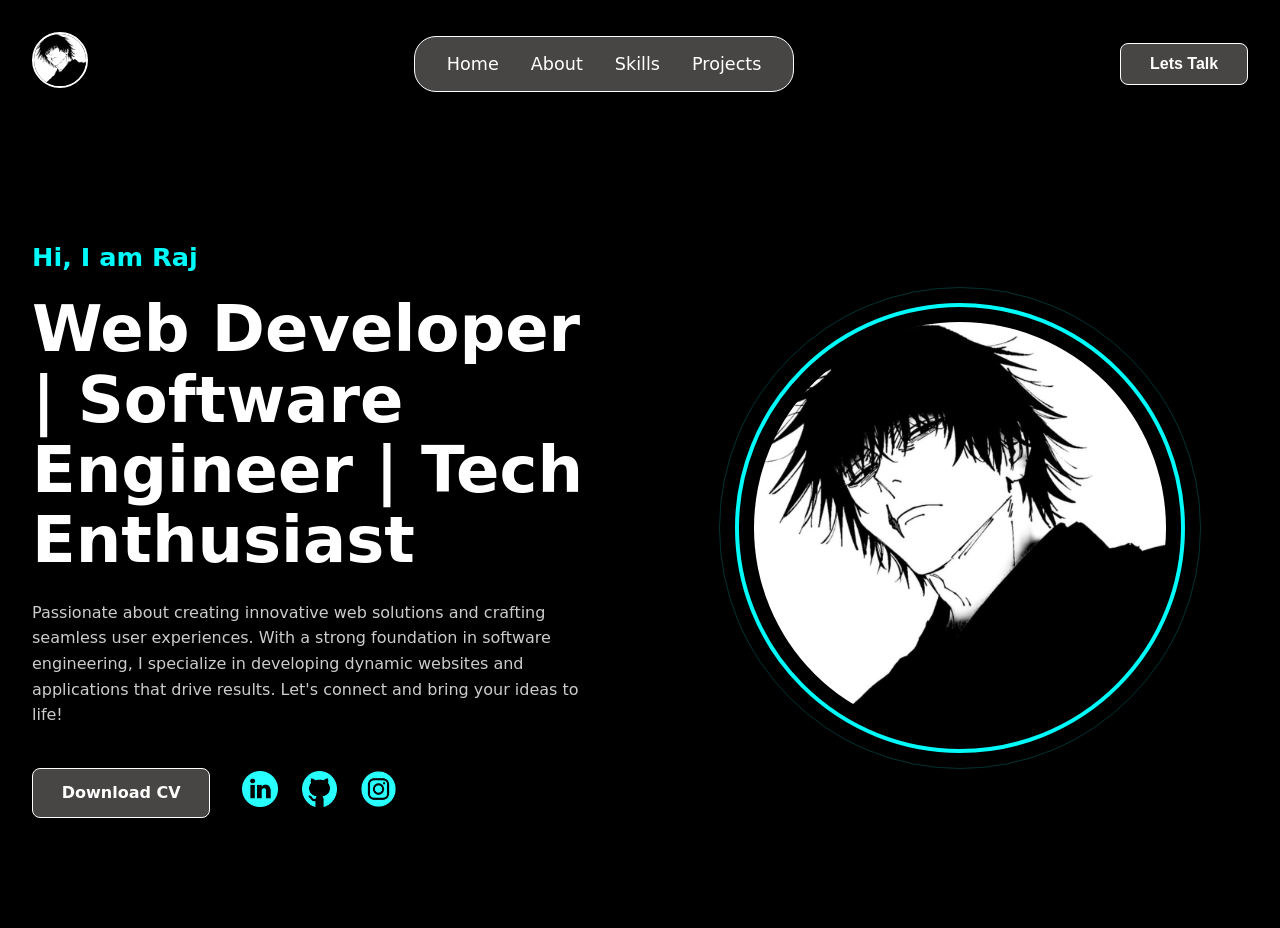
<file: index.html>
<!doctype html>
<html lang="en">
  <head>
    <meta charset="UTF-8" />
    <meta name="viewport" content="width=device-width, initial-scale=1.0" />
    <title>Portofolio Site</title>
    <link rel="stylesheet" href="style.css" />
  </head>
  <body>
    <div class="container">
      <nav class="navbar">
        <div class="logo">
          <a href="index.html">
          <img src="img/profile.jpeg" alt="Logo" />
          </a>
        </div>
        <ul class="nav-links">
          <li><a href="index.html">Home</a></li>
          <li><a href="about/about.html">About</a></li>
          <li><a href="skills/skills.html">Skills</a></li>
          <li><a href="projects/projects.html">Projects</a></li>
          <li class="mobile-only"><a href="#" onclick="toggleModal(); return false;">Lets Talk</a></li>
        </ul>
        <button class="btn nav-btn" onclick="toggleModal()">Lets Talk</button>
        <div class="hamburger">
          <span></span>
          <span></span>
          <span></span>
        </div>
      </nav>
    </div>

    <main class="container">
      <section class="hero-section">
        <div class="hero-text">
          <h2>Hi, I am Raj</h2>
          <h1>Web Developer | Software Engineer | Tech Enthusiast</h1>
          <p>
            Passionate about creating innovative web solutions and crafting
            seamless user experiences. With a strong foundation in software
            engineering, I specialize in developing dynamic websites and
            applications that drive results. Let's connect and bring your ideas
            to life!
          </p>
          <div class="hero-btns">
            <a href="CV/rajdeep-cv.pdf" class="btn" download>Download CV</a>
            <div class="social-icons">
              <a href="https://www.linkedin.com/in/rajdeep-p-361a16301/" class="social-icon" target="_blank"><img src="img/linkedin.png" alt="LinkedIn"></a>
              <a href="https://github.com/Raj56468" class="social-icon" target="_blank"><img src="img/github.png" alt="GitHub"></a>
              <a href="https://www.instagram.com/pringleswithketchupp/" class="social-icon" target="_blank"><img src="img/instagram.png" alt="Instagram"></a>
            </div>
          </div>
        </div>
        <div class="hero-image">
          <div class="image-wrapper">
            <img
              src="img/profile.jpeg"
              alt="Raj's Portrait"
            />
          </div>
        </div>
      </section>
    </main>
    <div id="contact-modal" class="modal-overlay">
      <div class="modal-content">
        <span class="close-btn" onclick="toggleModal()">&times;</span>
        <h2>Contact Me</h2>
        <p>Feel free to reach out via email!</p>
        <a href="mailto:rajdeep56550@proton.me?subject=Project Inquiry" class="modal-button">Send Email</a>
      </div>
    </div>
    <script src="script.js"></script>
  </body>
</html>
</file>
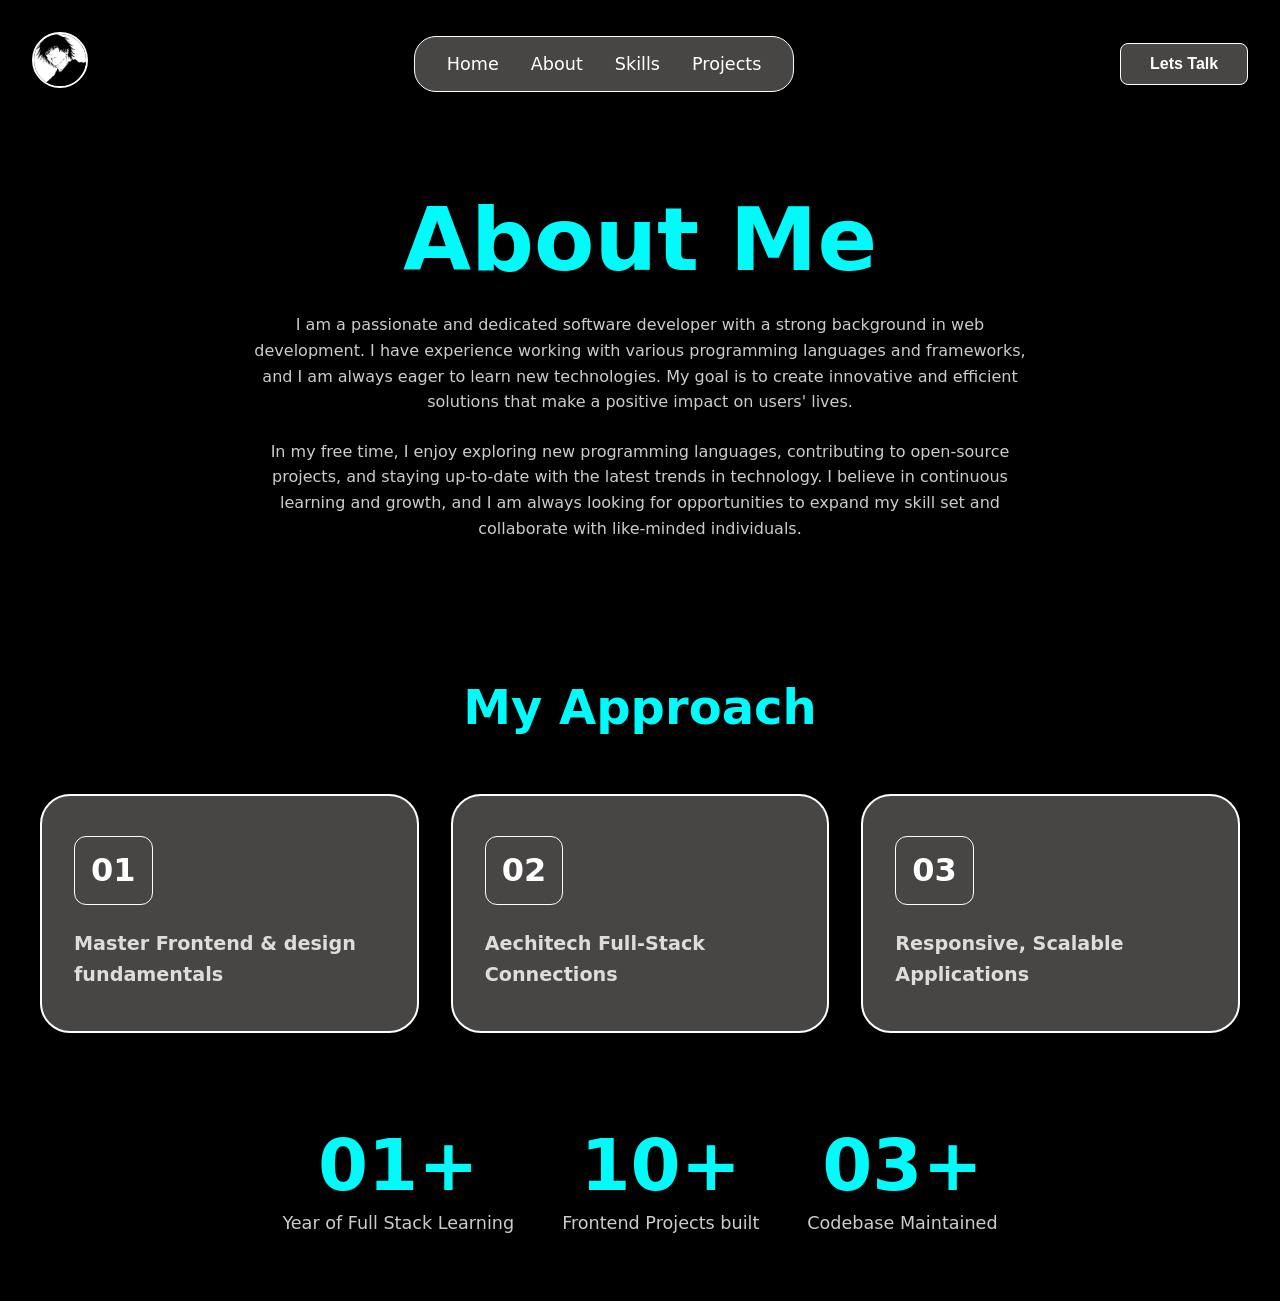
<file: about/about.html>
<!doctype html>
<html lang="en">
  <head>
    <meta charset="UTF-8" />
    <meta name="viewport" content="width=device-width, initial-scale=1.0" />
    <title>About</title>
    <link rel="stylesheet" href="about.css" />
  </head>
  <body>
    <div class="container">
      <nav class="navbar">
        <div class="logo">
          <a href="../index.html">
            <img src="../img/profile.jpeg" alt="Logo" />
          </a>
        </div>
        <ul class="nav-links">
          <li><a href="../index.html">Home</a></li>
          <li><a href="about.html">About</a></li>
          <li><a href="../skills/skills.html">Skills</a></li>
          <li><a href="../projects/projects.html">Projects</a></li>
          <li class="mobile-only">
            <a
              href="#"
              onclick="
                toggleModal();
                return false;
              "
              >Lets Talk</a
            >
          </li>
        </ul>
        <button class="btn nav-btn" onclick="toggleModal()">Lets Talk</button>
        <div class="hamburger">
          <span></span>
          <span></span>
          <span></span>
        </div>
      </nav>
    </div>
    <div class="hero-section">
      <div class="hero-content">
        <h1>About Me</h1>
        <p>
          I am a passionate and dedicated software developer with a strong
          background in web development. I have experience working with various
          programming languages and frameworks, and I am always eager to learn
          new technologies. My goal is to create innovative and efficient
          solutions that make a positive impact on users' lives.
        </p>
        <p>
          In my free time, I enjoy exploring new programming languages,
          contributing to open-source projects, and staying up-to-date with the
          latest trends in technology. I believe in continuous learning and
          growth, and I am always looking for opportunities to expand my skill
          set and collaborate with like-minded individuals.
        </p>
      </div>
    </div>
    <div class="container-two">
      <div class="me">
        <h3>My Approach</h3>
      </div>
      <div class="approach">
        <div class="one">
          <h4>01</h4>
          <p>Master Frontend & design fundamentals</p>
        </div>
        <div class="two">
          <h4>02</h4>
          <p>Aechitech Full-Stack Connections</p>
        </div>
        <div class="three">
          <h4>03</h4>
          <p>Responsive, Scalable Applications</p>
        </div>
      </div>
      <div class="about-two">
        <div class="about-one">
          <h1>01+</h1>
          Year of Full Stack Learning
        </div>
        <div class="about-2">
          <h1>10+</h1>
          Frontend Projects built
        </div>
        <div class="about-three">
          <h1>03+</h1>
          Codebase Maintained
        </div>
      </div>
    </div>
    <div id="contact-modal" class="modal-overlay">
      <div class="modal-content">
        <span class="close-btn" onclick="toggleModal()">&times;</span>
        <h2>Contact Me</h2>
        <p>Feel free to reach out via email!</p>
        <a
          href="mailto:rajdeep56550@proton.me?subject=Project Inquiry"
          class="modal-button"
          >Send Email</a
        >
      </div>
    </div>
    <script src="about.js"></script>
  </body>
</html>
</file>
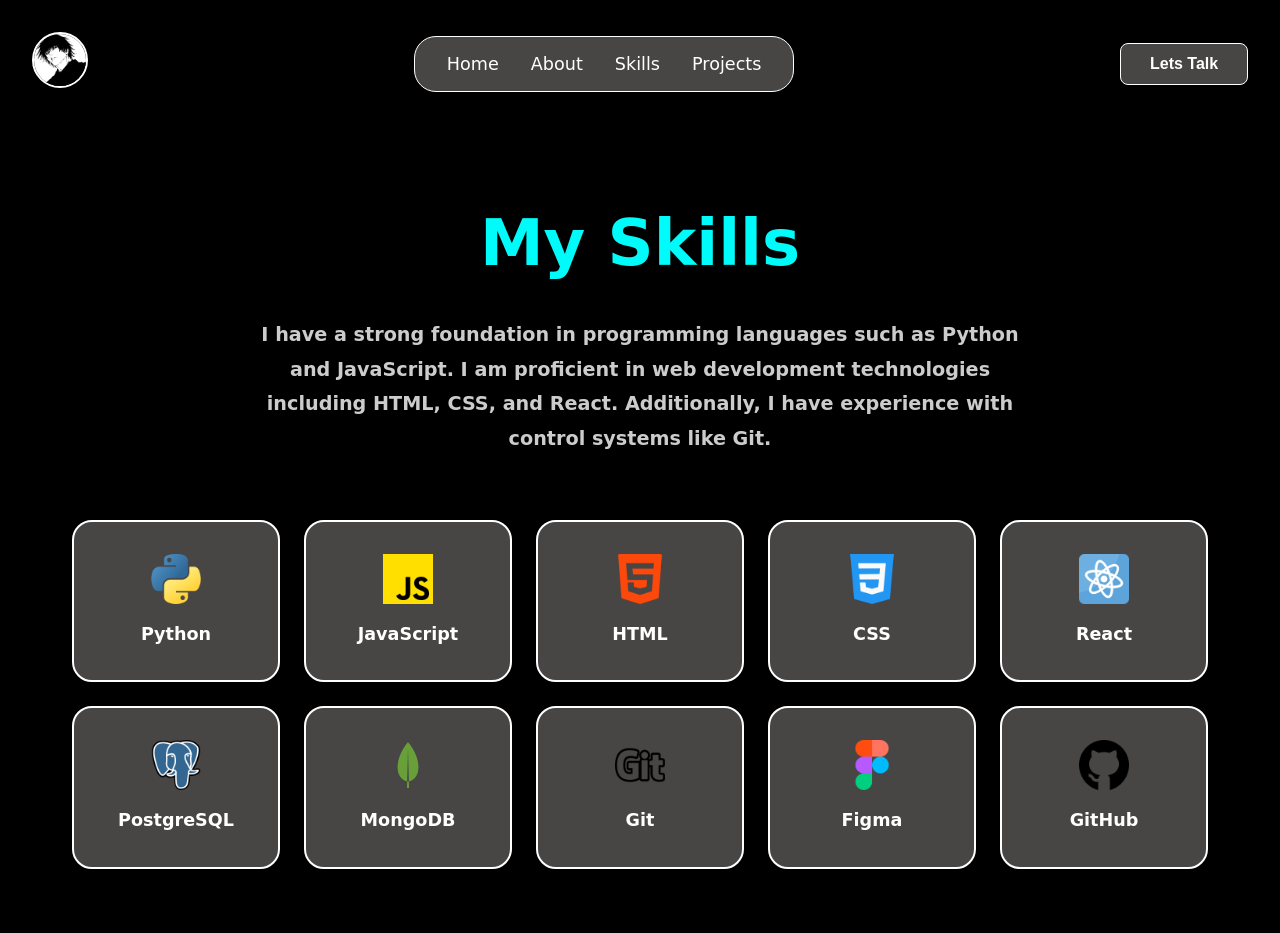
<file: skills/skills.html>
<!doctype html>
<html lang="en">
  <head>
    <meta charset="UTF-8" />
    <meta name="viewport" content="width=device-width, initial-scale=1.0" />
    <title>Skills</title>
    <link rel="stylesheet" href="skills.css" />
  </head>
  <body>
    <div class="container">
      <nav class="navbar">
        <div class="logo">
          <a href="../index.html">
            <img src="../img/profile.jpeg" alt="Logo" />
          </a>
        </div>

        <ul class="nav-links">
          <li><a href="../index.html">Home</a></li>
          <li><a href="../about/about.html">About</a></li>
          <li><a href="../skills/skills.html">Skills</a></li>
          <li><a href="../projects/projects.html">Projects</a></li>
          <li class="mobile-only">
            <a
              href="#"
              onclick="
                toggleModal();
                return false;
              "
              >Lets Talk</a
            >
          </li>
        </ul>

        <button class="btn nav-btn" onclick="toggleModal()">Lets Talk</button>

        <div class="hamburger">
          <span></span>
          <span></span>
          <span></span>
        </div>
      </nav>
    </div>
    <div id="contact-modal" class="modal-overlay">
      <div class="modal-content">
        <span class="close-btn" onclick="toggleModal()">&times;</span>
        <h2>Contact Me</h2>
        <p>Feel free to reach out via email!</p>
        <a href="mailto:rajdeep56550@proton.me?subject=Project Inquiry" class="modal-button">Send Email</a>
      </div>
    </div>
    <div class="skills-container">
      <div class="skills">
        <h1>My Skills</h1>
        <p>
          I have a strong foundation in programming languages such as Python and
          JavaScript. I am proficient in web development technologies
          including HTML, CSS, and React. Additionally, I have experience with
          control systems like Git.
        </p>
      </div>
      <div class="skills-showcase">
        <div class="skill-item">
          <img src="../img/python.png" alt="Python" />
          <p>Python</p>
        </div>
        <div class="skill-item">
          <img src="../img/js.png" alt="JavaScript" />
          <p>JavaScript</p>
        </div>
        <div class="skill-item">
          <img src="../img/html-5.png" alt="HTML" />
          <p>HTML</p>
        </div>
        <div class="skill-item">
          <img src="../img/css-3.png" alt="CSS" />
          <p>CSS</p>
        </div>
        <div class="skill-item">
          <img src="../img/physics.png" alt="React" />
          <p>React</p>
        </div>
        <div class="skill-item">
          <img src="../img/postgre.png" alt="PostgreSQL" />
          <p>PostgreSQL</p>
        </div>
        <div class="skill-item">
          <img src="../img/icons8-mongo-db-50.png" alt="MongoDB" />
          <p>MongoDB</p>
        </div>
        <div class="skill-item">
          <img src="../img/social.png" alt="Git" />
          <p>Git</p>
        </div>
        <div class="skill-item">
          <img src="/img/figma.png" alt="Figma" />
          <p>Figma</p>
        </div>
        <div class="skill-item">
          <img src="/img/github.png" alt="GitHub"/>
          <p>GitHub</p>
        </div>
      </div>
    </div>
    <script src="skills.js"></script>
  </body>
</html>
</file>
<file: style.css>
* {
  margin: 0;
  padding: 0;
  box-sizing: border-box;
}

:root {
  --primary-color: #00fbfb;
  --bg-color: #000000;
  --text-color: #ffffff;
  --secondary-bg: #484545;
  --border-color: #ffffff;
}

body {
  background: var(--bg-color);
  color: var(--text-color);
  font-family:
    system-ui,
    -apple-system,
    BlinkMacSystemFont,
    "Segoe UI",
    Roboto,
    Oxygen,
    Ubuntu,
    Cantarell,
    "Open Sans",
    "Helvetica Neue",
    sans-serif;
  line-height: 1.6;
  overflow-x: hidden;
}

.container {
  max-width: 1400px;
  width: 100%;
  margin: 0 auto;
  padding: 0 2rem;
}

/* Navbar */
.navbar {
  display: flex;
  justify-content: space-between;
  align-items: center;
  padding: 2rem 0;
  position: sticky;
  top: 0;
  background-color: rgba(0, 0, 0, 0.8);
  backdrop-filter: blur(10px);
  z-index: 1000;
}

.logo img {
  width: 3.5rem;
  height: 3.5rem;
  border-radius: 50%;
  object-fit: cover;
  cursor: pointer;
  border: 2px solid var(--text-color);
  transition: all 0.3s ease;
}

.logo img:hover {
  border-color: var(--primary-color);
  box-shadow: 0 0 20px rgba(0, 251, 251, 0.4);
  transform: scale(1.05);
}

.nav-links {
  display: flex;
  list-style: none;
  gap: 2rem;
  border: 1px solid white;
  padding: 0.8rem 2rem;
  border-radius: 22px;
  background-color: var(--secondary-bg);
}

.nav-links li a {
  color: var(--text-color);
  text-decoration: none;
  font-size: 1.1rem;
  font-weight: 500;
  position: relative;
  transition: color 0.3s ease;
}

.nav-links li a::after {
  content: "";
  position: absolute;
  width: 0;
  height: 2px;
  bottom: -5px;
  left: 0;
  background-color: var(--primary-color);
  transition: width 0.3s ease-in-out;
}

.nav-links li a:hover {
  color: var(--primary-color);
}

.nav-links li a:hover::after {
  width: 100%;
}

.btn {
  display: inline-block;
  border-radius: 8px;
  font-size: 1rem;
  padding: 0.7rem 1.8rem;
  background-color: var(--secondary-bg);
  color: var(--text-color);
  border: 1px solid var(--border-color);
  cursor: pointer;
  transition: all 0.3s ease;
  font-weight: 600;
  text-decoration: none;
}

.btn:hover {
  background-color: var(--primary-color);
  color: var(--bg-color);
  transform: translateY(-3px);
  box-shadow: 0 10px 20px rgba(0, 251, 251, 0.3);
}

.nav-btn {
  display: block;
}

/* Hamburger Menu */
.hamburger {
  display: none;
  cursor: pointer;
  flex-direction: column;
  gap: 6px;
}

.hamburger span {
  width: 30px;
  height: 3px;
  background-color: var(--text-color);
  border-radius: 10px;
  transition: all 0.3s ease;
}

/* Hero Section */
.hero-section {
  display: flex;
  align-items: center;
  justify-content: space-between;
  min-height: calc(100vh - 100px);
  padding: 4rem 0;
  gap: 4rem;
}

.hero-text {
  flex: 1;
}

.hero-text h2 {
  font-size: clamp(1.2rem, 2vw, 1.8rem);
  color: var(--primary-color);
  margin-bottom: 1rem;
}

.hero-text h1 {
  font-size: clamp(2.5rem, 5vw, 4.5rem);
  line-height: 1.1;
  margin-bottom: 1.5rem;
}

.hero-text p {
  font-size: clamp(1rem, 1.2vw, 1.2rem);
  color: #cccccc;
  max-width: 600px;
  margin-bottom: 2.5rem;
}

.hero-btns {
  display: flex;
  align-items: center;
  gap: 2rem;
}

.social-icons {
  display: flex;
  gap: 1.5rem;
  align-items: center;
}

.social-icon img {
  height: 2.2rem;
  width: auto;
  transition: all 0.3s ease;
  /* Filter to make the icon match var(--primary-color) #00fbfb */
  filter: invert(86%) sepia(91%) saturate(1637%) hue-rotate(130deg) brightness(101%) contrast(105%);
}

.social-icon:hover img {
  transform: scale(1.1) translateY(-3px);
  filter: brightness(1.2) drop-shadow(0 0 8px var(--primary-color));
}

.hero-image {
  flex: 1;
  display: flex;
  justify-content: center;
  align-items: center;
}

.image-wrapper {
  width: min(450px, 80vw);
  height: min(450px, 80vw);
  border: 4px solid var(--primary-color);
  border-radius: 50%;
  padding: 15px;
  position: relative;
  animation: float 6s ease-in-out infinite;
}

.image-wrapper::before {
  content: "";
  position: absolute;
  top: -20px;
  left: -20px;
  right: -20px;
  bottom: -20px;
  border: 1px solid rgba(0, 251, 251, 0.2);
  border-radius: 50%;
  z-index: -1;
}

.image-wrapper img {
  width: 100%;
  height: 100%;
  border-radius: 50%;
  object-fit: cover;
}

@keyframes float {
  0%, 100% { transform: translateY(0); }
  50% { transform: translateY(-20px); }
}

/* Media Queries */
@media (max-width: 1024px) {
  .hero-section {
    flex-direction: column-reverse;
    text-align: center;
    gap: 3rem;
  }

  .hero-text p {
    margin-left: auto;
    margin-right: auto;
  }

  .hero-btns {
    flex-direction: column-reverse;
    justify-content: center;
    gap: 1.5rem;
  }
}

@media (max-width: 768px) {
  .navbar {
    padding: 1.5rem 0;
  }

  .nav-links {
    display: none; /* We'll handle this with JS for the mobile menu */
    position: absolute;
    top: 100%;
    left: 2rem;
    right: 2rem;
    flex-direction: column;
    background-color: var(--bg-color);
    border: 1px solid var(--border-color);
    padding: 2rem;
    border-radius: 20px;
    text-align: center;
    gap: 1.5rem;
  }

  .nav-links.active {
    display: flex;
  }

  .nav-btn {
    display: none;
  }

  .mobile-only {
    display: block;
  }

  .hamburger {
    display: flex;
  }

  .hero-section {
    padding: 2rem 0;
  }
}

@media (max-width: 480px) {
  .image-wrapper {
    width: 300px;
    height: 300px;
  }
}

.mobile-only {
  display: none;
}

/* The background that covers the whole screen */
.modal-overlay {
    display: flex;
    visibility: hidden;
    opacity: 0;
    position: fixed;
    top: 0;
    left: 0;
    width: 100%;
    height: 100%;
    background: rgba(0, 0, 0, 0.85);
    backdrop-filter: blur(10px);
    z-index: 2000;
    transition: all 0.4s ease;
    align-items: center;
    justify-content: center;
}

.modal-overlay.active {
    visibility: visible;
    opacity: 1;
}

/* The box in the center */
.modal-content {
    background: #111;
    padding: 3rem;
    border-radius: 20px;
    border: 2px solid var(--primary-color);
    text-align: center;
    color: white;
    position: relative;
    max-width: 400px;
    width: 90%;
    transform: scale(0.8);
    transition: all 0.4s cubic-bezier(0.34, 1.56, 0.64, 1);
}

.modal-overlay.active .modal-content {
    transform: scale(1);
}

.modal-content h2 {
    font-size: 2.2rem;
    margin-bottom: 1rem;
    color: var(--primary-color);
}

.modal-content p {
    color: #ccc;
    margin-bottom: 2rem;
}

/* The styling for your email button */
.modal-button {
    display: inline-block;
    padding: 0.8rem 2rem;
    background-color: var(--primary-color);
    color: var(--bg-color);
    text-decoration: none;
    font-weight: bold;
    border-radius: 8px;
    transition: all 0.3s ease;
    border: 2px solid var(--primary-color);
}

.modal-button:hover {
    background-color: transparent;
    color: var(--primary-color);
    box-shadow: 0 0 20px rgba(0, 251, 251, 0.4);
}

/* Close button (X) */
.close-btn {
    position: absolute;
    top: 1rem;
    right: 1.5rem;
    font-size: 2.5rem;
    cursor: pointer;
    color: #888;
    transition: color 0.3s ease;
}

.close-btn:hover {
    color: var(--primary-color);
}
</file>
<file: about/about.css>
* {
  margin: 0;
  padding: 0;
  box-sizing: border-box;
}

:root {
  --primary-color: #00fbfb;
  --bg-color: #000000;
  --text-color: #ffffff;
  --secondary-bg: #484545;
  --border-color: #ffffff;
}

body {
  background: var(--bg-color);
  color: var(--text-color);
  font-family:
    system-ui,
    -apple-system,
    BlinkMacSystemFont,
    "Segoe UI",
    Roboto,
    Oxygen,
    Ubuntu,
    Cantarell,
    "Open Sans",
    "Helvetica Neue",
    sans-serif;
  line-height: 1.6;
  overflow-x: hidden;
}

.container {
  max-width: 1400px;
  width: 100%;
  margin: 0 auto;
  padding: 0 2rem;
}

/* Navbar */
.navbar {
  display: flex;
  justify-content: space-between;
  align-items: center;
  padding: 2rem 0;
  position: sticky;
  top: 0;
  background-color: rgba(0, 0, 0, 0.8);
  backdrop-filter: blur(10px);
  z-index: 1000;
}

.logo img {
  width: 3.5rem;
  height: 3.5rem;
  border-radius: 50%;
  object-fit: cover;
  cursor: pointer;
  border: 2px solid var(--text-color);
  transition: all 0.3s ease;
}

.logo img:hover {
  border-color: var(--primary-color);
  box-shadow: 0 0 20px rgba(0, 251, 251, 0.4);
  transform: scale(1.05);
}

.nav-links {
  display: flex;
  list-style: none;
  gap: 2rem;
  border: 1px solid white;
  padding: 0.8rem 2rem;
  border-radius: 22px;
  background-color: var(--secondary-bg);
}

.nav-links li a {
  color: var(--text-color);
  text-decoration: none;
  font-size: 1.1rem;
  font-weight: 500;
  position: relative;
  transition: color 0.3s ease;
}

.nav-links li a::after {
  content: "";
  position: absolute;
  width: 0;
  height: 2px;
  bottom: -5px;
  left: 0;
  background-color: var(--primary-color);
  transition: width 0.3s ease-in-out;
}

.nav-links li a:hover {
  color: var(--primary-color);
}

.nav-links li a:hover::after {
  width: 100%;
}

.btn {
  display: inline-block;
  border-radius: 8px;
  font-size: 1rem;
  padding: 0.7rem 1.8rem;
  background-color: var(--secondary-bg);
  color: var(--text-color);
  border: 1px solid var(--border-color);
  cursor: pointer;
  transition: all 0.3s ease;
  font-weight: 600;
  text-decoration: none;
}

.btn:hover {
  background-color: var(--primary-color);
  color: var(--bg-color);
  transform: translateY(-3px);
  box-shadow: 0 10px 20px rgba(0, 251, 251, 0.3);
}

.nav-btn {
  display: block;
}

/* Hamburger Menu */
.hamburger {
  display: none;
  cursor: pointer;
  flex-direction: column;
  gap: 6px;
}

.hamburger span {
  width: 30px;
  height: 3px;
  background-color: var(--text-color);
  border-radius: 10px;
  transition: all 0.3s ease;
}

.hero-section {
  display: flex;
  align-items: center;
  justify-content: center;
  padding: 4rem 2rem;
}

.hero-section .hero-content {
  max-width: 800px;
  display: flex;
  flex-direction: column;
  gap: 1.5rem;
  text-align: center;
}

.hero-section .hero-content h1 {
  font-size: clamp(2.5rem, 8vw, 5.5rem);
  line-height: 1.1;
  color: var(--primary-color);
}

.hero-section .hero-content p {
  font-size: clamp(1rem, 1.2vw, 1.2rem);
  font-weight: 500;
  color: #cccccc;
  margin: 0 auto;
}

.container-two {
  display: flex;
  flex-direction: column;
  align-items: center;
  justify-content: center;
  padding: 4rem 2rem;
}

.me {
  text-align: center;
  margin-bottom: 3rem;
}

.me h3 {
  font-size: clamp(2rem, 4vw, 3rem);
  color: var(--primary-color);
}

.approach {
  display: grid;
  grid-template-columns: repeat(auto-fit, minmax(280px, 1fr));
  gap: 2rem;
  width: 100%;
  max-width: 1200px;
}

.one,
.two,
.three {
  background-color: var(--secondary-bg);
  padding: 2.5rem 2rem;
  border: 2px solid var(--border-color);
  border-radius: 30px;
  text-align: left;
  transition: all 0.3s ease;
}

.one:hover,
.two:hover,
.three:hover {
  border-color: var(--primary-color);
  transform: translateY(-10px);
  box-shadow: 0 10px 30px rgba(0, 251, 251, 0.1);
}

.one h4,
.two h4,
.three h4 {
  font-size: clamp(1.5rem, 3vw, 2rem);
  color: var(--text-color);
  border: 1px solid var(--text-color);
  border-radius: 12px;
  width: fit-content;
  padding: 0.5rem 1rem;
  margin-bottom: 1.5rem;
  transition: all 0.3s ease;
}

.one:hover h4,
.two:hover h4,
.three:hover h4 {
  color: var(--primary-color);
  border-color: var(--primary-color);
  box-shadow: 0 0 15px rgba(0, 251, 251, 0.3);
}

.one p,
.two p,
.three p {
  font-size: 1.2rem;
  font-weight: 600;
  color: #dddddd;
  transition: all 0.3s ease;
}

.one:hover p,
.two:hover p,
.three:hover p {
  color: var(--primary-color);
}

.about-two {
  display: flex;
  flex-wrap: wrap;
  align-items: flex-start;
  justify-content: center;
  gap: 3rem;
  margin-top: 6rem;
  text-align: center;
}

.about-one,
.about-2,
.about-three {
  display: flex;
  flex-direction: column;
  gap: 0.5rem;
  font-size: 1.1rem;
  color: #cccccc;
}

.about-two h1 {
  font-size: clamp(2.5rem, 6vw, 4.5rem);
  color: var(--primary-color);
  line-height: 1;
}

/* Media Queries */
@media (max-width: 1024px) {
  .about-two {
    gap: 2rem;
  }
}

@media (max-width: 768px) {
  .navbar {
    padding: 1.5rem 0;
  }

  .nav-links {
    display: none;
    position: absolute;
    top: 100%;
    left: 2rem;
    right: 2rem;
    flex-direction: column;
    background-color: var(--bg-color);
    border: 1px solid var(--border-color);
    padding: 2.5rem;
    border-radius: 20px;
    text-align: center;
    gap: 1.5rem;
  }

  .nav-links.active {
    display: flex;
  }

  .nav-btn {
    display: none;
  }

  .hamburger {
    display: flex;
  }

  .hero-section {
    padding: 3rem 1rem;
  }

  .about-two {
    flex-direction: column;
    gap: 2.5rem;
  }
}

@media (max-width: 480px) {
  .container {
    padding: 0 1rem;
  }

  .nav-links {
    left: 1rem;
    right: 1rem;
  }

  .hero-section .hero-content h1 {
    font-size: 2.8rem;
  }

  .approach {
    grid-template-columns: 1fr;
  }
}

.mobile-only {
  display: none;
}

/* The background that covers the whole screen */
.modal-overlay {
  display: flex;
  visibility: hidden;
  opacity: 0;
  position: fixed;
  top: 0;
  left: 0;
  width: 100%;
  height: 100%;
  background: rgba(0, 0, 0, 0.85);
  backdrop-filter: blur(10px);
  z-index: 2000;
  transition: all 0.4s ease;
  align-items: center;
  justify-content: center;
}

.modal-overlay.active {
  visibility: visible;
  opacity: 1;
}

/* The box in the center */
.modal-content {
  background: #111;
  padding: 3rem;
  border-radius: 20px;
  border: 2px solid var(--primary-color);
  text-align: center;
  color: white;
  position: relative;
  max-width: 400px;
  width: 90%;
  transform: scale(0.8);
  transition: all 0.4s cubic-bezier(0.34, 1.56, 0.64, 1);
}

.modal-overlay.active .modal-content {
  transform: scale(1);
}

.modal-content h2 {
  font-size: 2.2rem;
  margin-bottom: 1rem;
  color: var(--primary-color);
}

.modal-content p {
  color: #ccc;
  margin-bottom: 2rem;
}

/* The styling for your email button */
.modal-button {
  display: inline-block;
  padding: 0.8rem 2rem;
  background-color: var(--primary-color);
  color: var(--bg-color);
  text-decoration: none;
  font-weight: bold;
  border-radius: 8px;
  transition: all 0.3s ease;
  border: 2px solid var(--primary-color);
}

.modal-button:hover {
  background-color: transparent;
  color: var(--primary-color);
  box-shadow: 0 0 20px rgba(0, 251, 251, 0.4);
}

/* Close button (X) */
.close-btn {
  position: absolute;
  top: 1rem;
  right: 1.5rem;
  font-size: 2.5rem;
  cursor: pointer;
  color: #888;
  transition: color 0.3s ease;
}

.close-btn:hover {
  color: var(--primary-color);
}
</file>
<file: skills/skills.css>
* {
  margin: 0;

  padding: 0;

  box-sizing: border-box;
}

:root {
  --primary-color: #00fbfb;

  --bg-color: #000000;

  --text-color: #ffffff;

  --secondary-bg: #484545;

  --border-color: #ffffff;
}

body {
  background: var(--bg-color);

  color: var(--text-color);

  font-family:
    system-ui,
    -apple-system,
    BlinkMacSystemFont,
    "Segoe UI",
    Roboto,
    Oxygen,
    Ubuntu,
    Cantarell,
    "Open Sans",
    "Helvetica Neue",
    sans-serif;

  line-height: 1.6;

  overflow-x: hidden;
}

.container {
  max-width: 1400px;

  width: 100%;

  margin: 0 auto;

  padding: 0 2rem;
}

/* Navbar */

.navbar {
  display: flex;

  justify-content: space-between;

  align-items: center;

  padding: 2rem 0;

  position: sticky;

  top: 0;

  background-color: rgba(0, 0, 0, 0.8);

  backdrop-filter: blur(10px);

  z-index: 1000;
}

.logo img {
  width: 3.5rem;

  height: 3.5rem;

  border-radius: 50%;

  object-fit: cover;

  cursor: pointer;

  border: 2px solid var(--text-color);

  transition: all 0.3s ease;
}

.logo img:hover {
  border-color: var(--primary-color);

  box-shadow: 0 0 20px rgba(0, 251, 251, 0.4);

  transform: scale(1.05);
}

.nav-links {
  display: flex;

  list-style: none;

  gap: 2rem;

  border: 1px solid white;

  padding: 0.8rem 2rem;

  border-radius: 22px;

  background-color: var(--secondary-bg);
}

.nav-links li a {
  color: var(--text-color);

  text-decoration: none;

  font-size: 1.1rem;

  font-weight: 500;

  position: relative;

  transition: color 0.3s ease;
}

.nav-links li a::after {
  content: "";

  position: absolute;

  width: 0;

  height: 2px;

  bottom: -5px;

  left: 0;

  background-color: var(--primary-color);

  transition: width 0.3s ease-in-out;
}

.nav-links li a:hover {
  color: var(--primary-color);
}

.nav-links li a:hover::after {
  width: 100%;
}

.btn {
  display: inline-block;

  border-radius: 8px;

  font-size: 1rem;

  padding: 0.7rem 1.8rem;

  background-color: var(--secondary-bg);

  color: var(--text-color);

  border: 1px solid var(--border-color);

  cursor: pointer;

  transition: all 0.3s ease;

  font-weight: 600;

  text-decoration: none;
}

.btn:hover {
  background-color: var(--primary-color);

  color: var(--bg-color);

  transform: translateY(-3px);

  box-shadow: 0 10px 20px rgba(0, 251, 251, 0.3);
}

.nav-btn {
  display: block;
}

/* Hamburger Menu */

.hamburger {
  display: none;
  cursor: pointer;
  flex-direction: column;
  gap: 6px;
  z-index: 1100;
}

.hamburger span {
  width: 30px;
  height: 3px;
  background-color: var(--text-color);
  border-radius: 10px;
  transition: all 0.3s ease;
}

.mobile-only {
  display: none;
}

/* Media Queries for Responsiveness */
@media (max-width: 768px) {
  .navbar {
    padding: 1.5rem 0;
  }

  .nav-links {
    display: none;
    position: absolute;
    top: 100%;
    left: 1rem;
    right: 1rem;
    flex-direction: column;
    background-color: var(--bg-color);
    border: 1px solid var(--border-color);
    padding: 2rem;
    border-radius: 20px;
    text-align: center;
    gap: 1.5rem;
    z-index: 1000;
  }

  .nav-links.active {
    display: flex;
  }

  .nav-btn {
    display: none;
  }

  .hamburger {
    display: flex;
  }

  .mobile-only {
    display: block;
  }

  .skills-container {
    padding: 3rem 1rem;
    gap: 3rem;
  }

  .skills h1 {
    font-size: 2.8rem;
  }
}

@media (max-width: 480px) {
  .skills-showcase {
    grid-template-columns: repeat(auto-fit, minmax(130px, 1fr));
    gap: 1rem;
  }

  .skill-item {
    padding: 1.5rem 1rem;
  }

  .skill-item img {
    width: 40px;
    height: 40px;
  }
}

.modal-overlay {
  display: flex;

  visibility: hidden;

  opacity: 0;

  position: fixed;

  top: 0;

  left: 0;

  width: 100%;

  height: 100%;

  background: rgba(0, 0, 0, 0.85);

  backdrop-filter: blur(10px);

  z-index: 2000;

  transition: all 0.4s ease;

  align-items: center;

  justify-content: center;
}

.modal-overlay.active {
  visibility: visible;

  opacity: 1;
}

/* The box in the center */

.modal-content {
  background: #111;

  padding: 3rem;

  border-radius: 20px;

  border: 2px solid var(--primary-color);

  text-align: center;

  color: white;

  position: relative;

  max-width: 400px;

  width: 90%;

  transform: scale(0.8);

  transition: all 0.4s cubic-bezier(0.34, 1.56, 0.64, 1);
}

.modal-overlay.active .modal-content {
  transform: scale(1);
}

.modal-content h2 {
  font-size: 2.2rem;

  margin-bottom: 1rem;

  color: var(--primary-color);
}

.modal-content p {
  color: #ccc;

  margin-bottom: 2rem;
}

/* The styling for your email button */

.modal-button {
  display: inline-block;

  padding: 0.8rem 2rem;

  background-color: var(--primary-color);

  color: var(--bg-color);

  text-decoration: none;

  font-weight: bold;

  border-radius: 8px;

  transition: all 0.3s ease;

  border: 2px solid var(--primary-color);
}

.modal-button:hover {
  background-color: transparent;

  color: var(--primary-color);

  box-shadow: 0 0 20px rgba(0, 251, 251, 0.4);
}

/* Close button (X) */

.close-btn {
  position: absolute;

  top: 1rem;

  right: 1.5rem;

  font-size: 2.5rem;

  cursor: pointer;

  color: #888;

  transition: color 0.3s ease;
}

.close-btn:hover {
  color: var(--primary-color);
}

.skills-container {
  max-width: 1200px;
  margin: 0 auto;
  padding: 4rem 2rem;
  display: flex;
  flex-direction: column;
  gap: 4rem;
  align-items: center;
}

.skills {
  text-align: center;
  max-width: 800px;
}

.skills h1 {
  color: var(--primary-color);
  font-size: clamp(2.5rem, 5vw, 4rem);
  font-weight: bolder;
  margin-bottom: 1.5rem;
}

.skills p {
  color: #ccc;
  font-size: 1.2rem;
  font-weight: 700;
  line-height: 1.8;
}

.skills-showcase {
  display: grid;
  grid-template-columns: repeat(auto-fit, minmax(150px, 1fr));
  gap: 2rem;
  width: 100%;
}

@media (min-width: 1920px) {
  .skills-showcase {
    grid-template-columns: repeat(5, minmax(120px, 1fr));
    gap: 1.5rem;
  }
} 

@media (max-width: 3840px) {
  .skills-showcase {
    grid-template-columns: repeat(5, minmax(120px, 1fr));
    gap: 1.5rem;
  }
}

@media (max-width: 414px) {
  .skills-showcase {
    grid-template-columns: repeat(auto-fit, minmax(120px, 1fr));
    gap: 1.5rem;
  }
}

.skill-item {
  background-color: var(--secondary-bg);
  border: 2px solid var(--border-color);
  border-radius: 20px;
  padding: 2rem;
  display: flex;
  flex-direction: column;
  align-items: center;
  gap: 1rem;
  transition: all 0.3s ease;
}

.skill-item:hover {
  border-color: var(--primary-color);
  transform: translateY(-10px);
  box-shadow: 0 10px 30px rgba(0, 251, 251, 0.2);
}

.skill-item img {
  width: 50px;
  height: 50px;
  object-fit: contain;
}

.skill-item p {
  font-weight: 600;
  font-size: 1.1rem;
}
</file>
